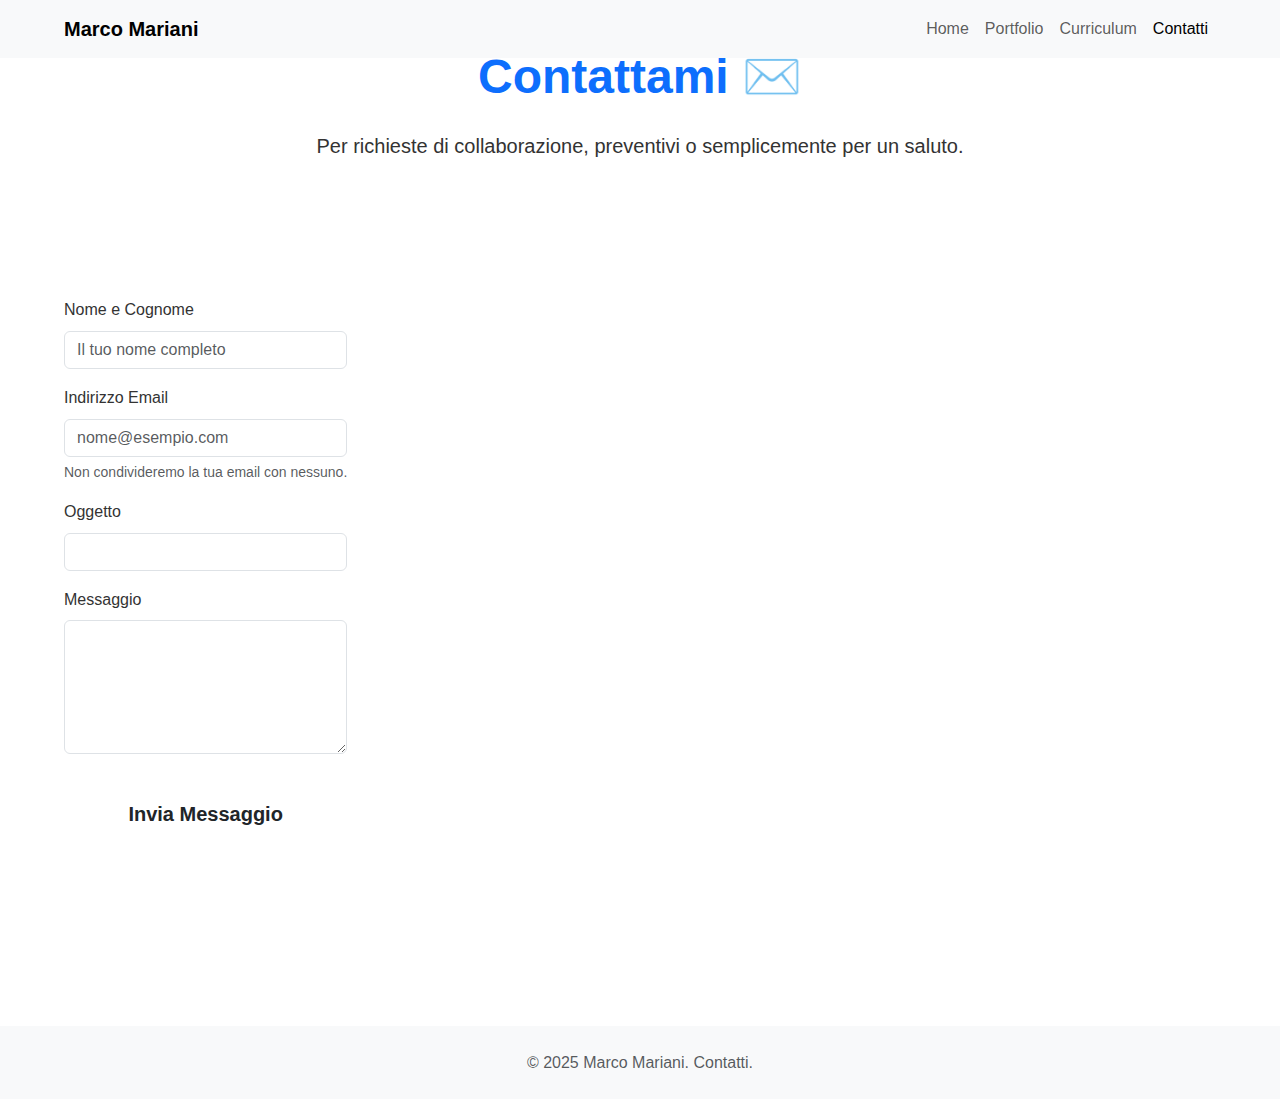
<file: contatti.html>
<!DOCTYPE html>
<html lang="it">
<head>
    <meta charset="UTF-8">
    <meta name="viewport" content="width=device-width, initial-scale=1.0">
    <meta name="description" content="Contattami per richieste di lavoro o collaborazioni.">
    <title>Contatti - Marco Mariani</title>
    <link rel="preconnect" href="https://fonts.googleapis.com">
    <link rel="preconnect" href="https://fonts.gstatic.com" crossorigin>
    <link href="https://fonts.googleapis.com/css2?family=Inter:wght@400;700&display=swap" rel="stylesheet">
    <link href="https://cdn.jsdelivr.net/npm/bootstrap@5.3.3/dist/css/bootstrap.min.css" rel="stylesheet" integrity="sha384-QWTKZyjpPEjISv5WaRU9OFeRpok6YctnYmDr5pNlyT2bRjXh0JMhjY6hW+ALEwIH" crossorigin="anonymous">
    <link rel="stylesheet" href="css/style.css">
</head>
<body>

    <nav class="navbar navbar-expand-lg fixed-top bg-light">
        <div class="container">
            <a class="navbar-brand fw-bold" href="index.html">Marco Mariani</a>
            <button class="navbar-toggler" type="button" data-bs-toggle="collapse" data-bs-target="#navbarNav" aria-controls="navbarNav" aria-expanded="false" aria-label="Toggle navigation">
                <span class="navbar-toggler-icon"></span>
            </button>
            <div class="collapse navbar-collapse" id="navbarNav">
                <ul class="navbar-nav ms-auto">
                    <li class="nav-item"><a class="nav-link" href="index.html">Home</a></li>
                    <li class="nav-item"><a class="nav-link" href="portfolio.html">Portfolio</a></li>
                    <li class="nav-item"><a class="nav-link" href="cv.html">Curriculum</a></li>
                    <li class="nav-item"><a class="nav-link active" aria-current="page" href="contatti.html">Contatti</a></li>
                </ul>
            </div>
        </div>
    </nav>

    <main class="container py-5">
        
        <header class="text-center mb-5">
            <h1 class="display-5 fw-bold text-primary">Contattami ✉️</h1>
            <p class="lead">Per richieste di collaborazione, preventivi o semplicemente per un saluto.</p>
        </header>

        <section class="contact-form-container">
            
            <form action="#" method="post"> 
                
                <div class="mb-3">
                    <label for="nome" class="form-label">Nome e Cognome</label>
                    <input type="text" class="form-control" id="nome" name="nome" placeholder="Il tuo nome completo" required>
                    </div>
                
                <div class="mb-3">
                    <label for="email" class="form-label">Indirizzo Email</label>
                    <input type="email" class="form-control" id="email" name="email" placeholder="nome@esempio.com" required>
                    <div id="emailHelp" class="form-text">Non condivideremo la tua email con nessuno.</div>
                </div>
                
                <div class="mb-3">
                    <label for="oggetto" class="form-label">Oggetto</label>
                    <input type="text" class="form-control" id="oggetto" name="oggetto" required>
                </div>

                <div class="mb-3">
                    <label for="messaggio" class="form-label">Messaggio</label>
                    <textarea class="form-control" id="messaggio" name="messaggio" rows="5" required></textarea>
                </div>
                
                <button type="submit" class="btn btn-primary-custom btn-lg w-100 mt-3">Invia Messaggio</button>
                
            </form>
        </section>

    </main>

    <footer class="footer mt-5 py-4 bg-light">
        <div class="container text-center">
            <p class="text-muted mb-0">&copy; 2025 Marco Mariani. Contatti.</p>
        </div>
    </footer>

    <script src="https://cdn.jsdelivr.net/npm/bootstrap@5.3.3/dist/js/bootstrap.bundle.min.js" integrity="sha384-YvpcrYf0tY3lHB60NNkmXc5s9fDVZLESaAA55NDzOxhy9GkcIdslK1eN7N6jIeHz" crossorigin="anonymous"></script>
</body>
</html>
</file>
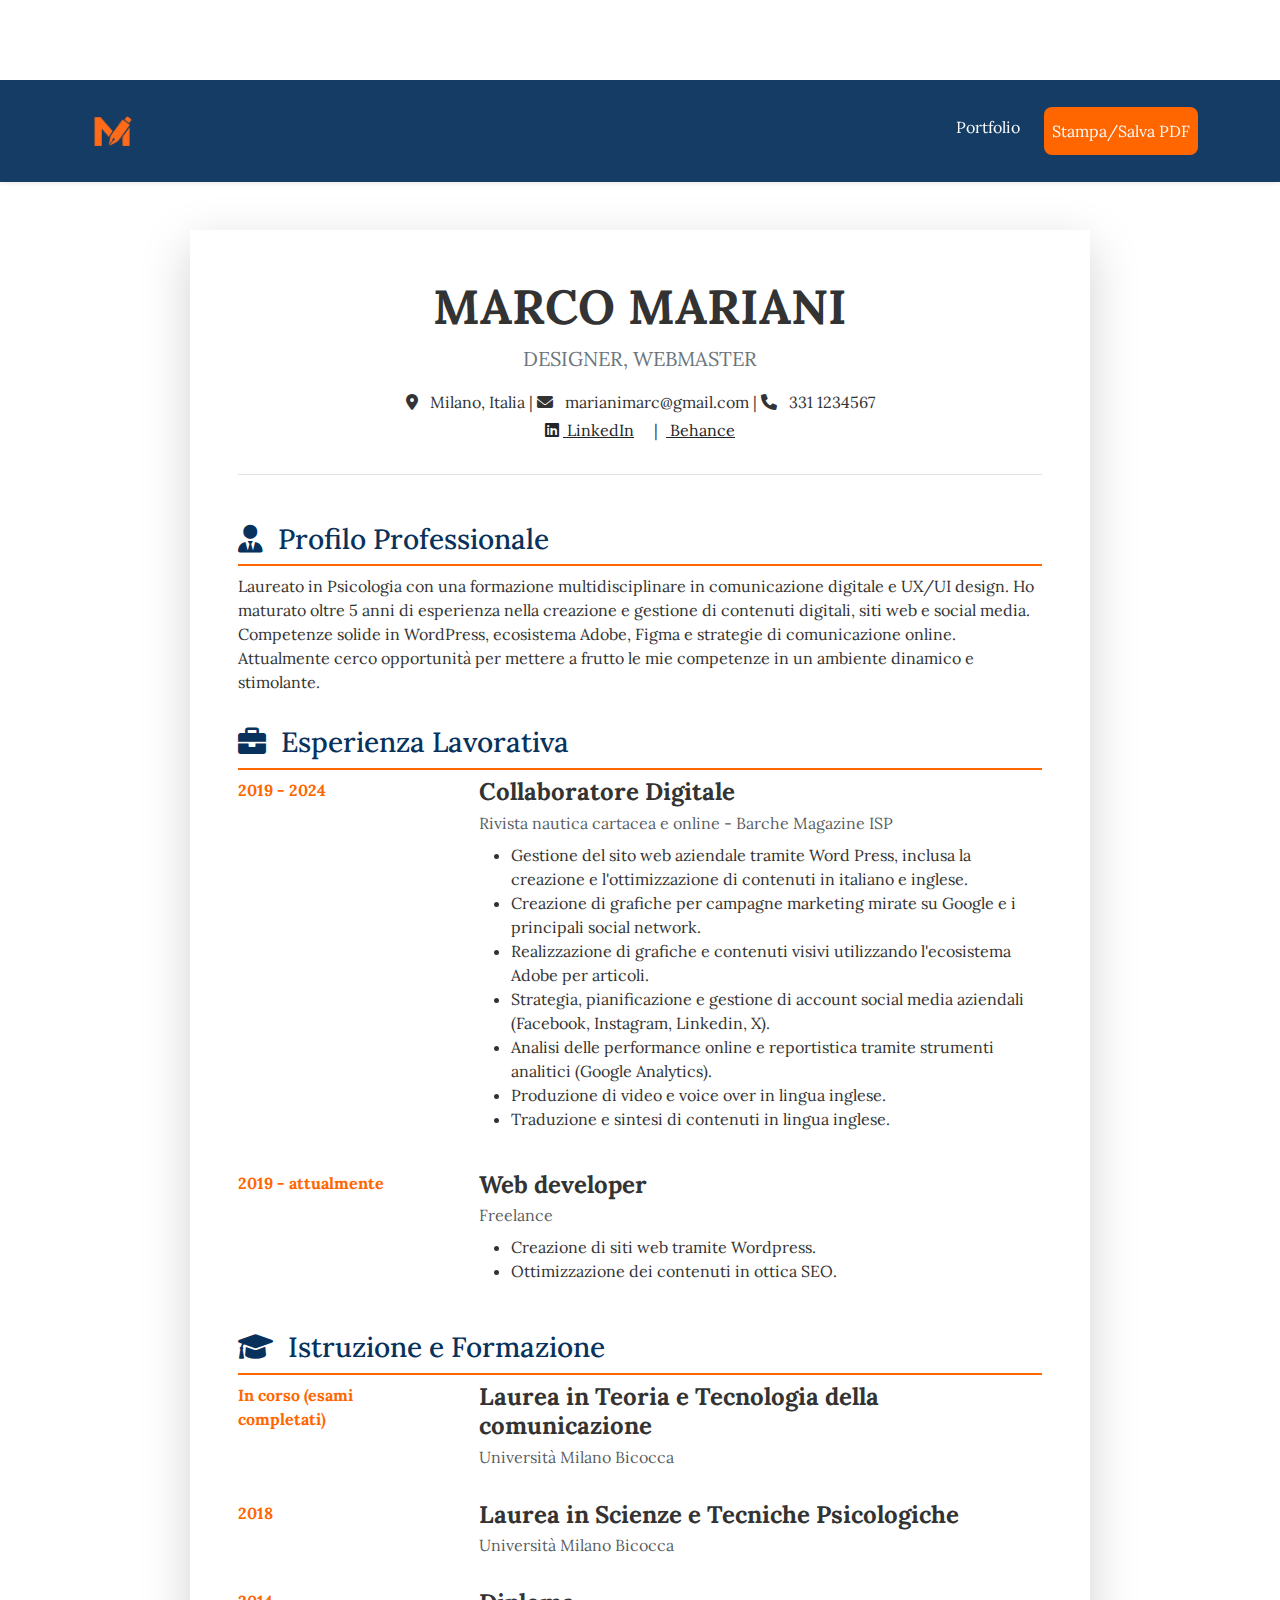
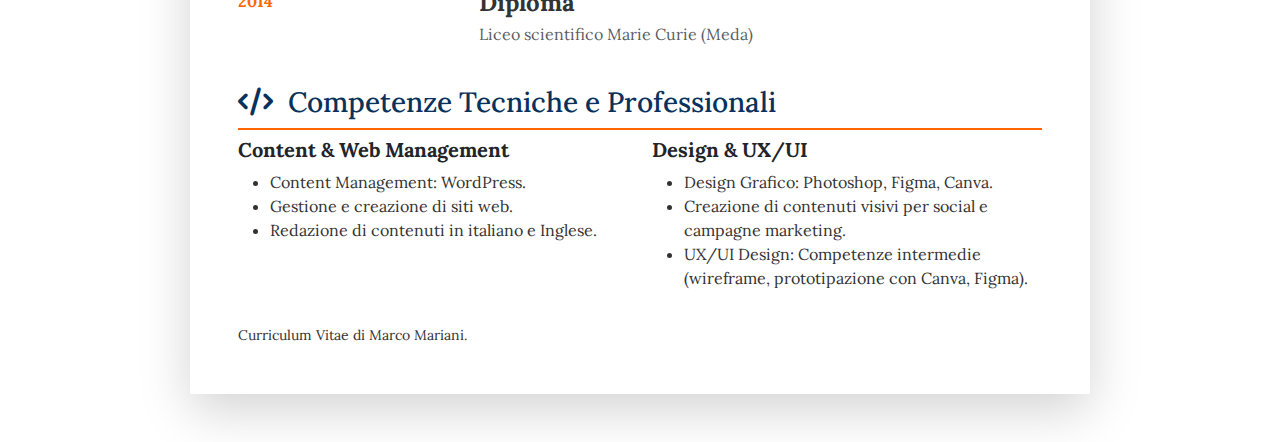
<file: cv.html>
<!DOCTYPE html>
<html lang="it">
<head>
    <meta charset="UTF-8">
    <meta name="viewport" content="width=device-width, initial-scale=1.0">
    <title>Portfolio Marco Mariani - Junior UX/UI Designer</title>
    
    <link rel="icon" href="images/favicon.svg" type="image/svg+xml">
    <link href="https://cdn.jsdelivr.net/npm/bootstrap@5.3.3/dist/css/bootstrap.min.css" rel="stylesheet" integrity="sha384-QWTKZyjpPEjISv5WaRU9OFeRpok6YctnYmDr5pNlyT2bRjXh0JMhjY6hW+ALEwIH" crossorigin="anonymous">

    <link href="https://fonts.googleapis.com/css2?family=Lora:ital,wght@0,400..700;1,400..700&display=swap" rel="stylesheet">
    
    <link rel="stylesheet"
      href="https://cdnjs.cloudflare.com/ajax/libs/font-awesome/6.0.0/css/all.min.css?_cacheOverride=1765358320516"
      integrity="sha512-9usAa10IRO0HhonpyAIVpjrylPvoDwiPUiKdWk5t3PyolY1cOd4DSE0Ga+ri4AuTroPR5aQvXU9xC6qOPnzFeg=="
      crossorigin="anonymous" />

    <link rel="stylesheet" href="assets/css/scss/css/style.css">
</head>
<body id="cv-page">
    <nav id="mainNavbar" class="navbar navbar-expand-lg sticky-top p-3 shadow-sm navbar-dark">
        <div class="container">
            <a class="navbar-brand fw-bold" href="index.html">
                 <img src="images/logo.png" alt="logo image" width="60px">
            </a>
            <button class="navbar-toggler" type="button" data-bs-toggle="collapse" data-bs-target="#navbarNav" aria-controls="navbarNav" aria-expanded="false" aria-label="Toggle navigation">
                <span class="navbar-toggler-icon"></span>
            </button>
            <div class="collapse navbar-collapse justify-content-end" id="navbarNav">
                <ul class="navbar-nav">
                    <li class="nav-item">
                        <a class="nav-link" href="index.html#hero">Portfolio</a>
                    </li>
                    <li class="nav-item">
                        <a class="nav-link btn btn-accent ms-lg-3" href="#" onclick="window.print();">Stampa/Salva PDF</a>
                    </li>
                </ul>
            </div>
        </div>
    </nav>

    <main class="py-5">
    <div class="container cv-container bg-white p-4 p-md-5 shadow-lg">
        <header class="text-center mb-5 border-bottom pb-3">
            <h1 class="display-5 fw-bold text-primary-blue">MARCO MARIANI</h1>
            <p class="lead text-secondary">DESIGNER, WEBMASTER</p>
            <p class="mb-1">
                <i class="fa-solid fa-location-dot me-2 text-accent-orange"></i> Milano, Italia | 
                <i class="fa-solid fa-envelope me-2 text-accent-orange"></i> marianimarc@gmail.com | 
                <i class="fa-solid fa-phone me-2 text-accent-orange"></i> 331 1234567
            </p>
            <p>
                <a href="https://www.linkedin.com/in/marco-mariani-33b811195/" target="_blank" class="text-dark me-3"><i class="fa-brands fa-linkedin me-1"></i> LinkedIn</a> |
                <a href="#" target="_blank" class="text-dark"><i class="fa-brands fa-square-behance me-1"></i> Behance</a>
            </p>
        </header>

        <section id="profilo" class="mb-4">
            <h3><i class="fa-solid fa-user-tie me-2"></i> Profilo Professionale</h3>
            <p>Laureato in Psicologia con una formazione multidisciplinare in comunicazione digitale e UX/UI design. Ho maturato oltre 5 anni di esperienza nella creazione e gestione di contenuti digitali, siti web e social media. Competenze solide in WordPress, ecosistema Adobe, Figma e strategie di comunicazione online. Attualmente cerco opportunità per mettere a frutto le mie competenze in un ambiente dinamico e stimolante.</p>
        </section>

        <section id="esperienza" class="mb-4">
            <h3><i class="fa-solid fa-briefcase me-2"></i> Esperienza Lavorativa</h3>
            
            <article class="cv-item">
                <div class="cv-date">
                    2019 - 2024
                </div>
                <div class="cv-content">
                    <h4 class="fw-bold mb-1">Collaboratore Digitale</h4>
                    <p class="text-muted mb-2">Rivista nautica cartacea e online - Barche Magazine ISP</p>
                    <ul>
                        <li>Gestione del sito web aziendale tramite Word Press, inclusa la creazione e l'ottimizzazione di contenuti in italiano e inglese.</li>
                        <li>Creazione di grafiche per campagne marketing mirate su Google e i principali social network.</li>
                        <li>Realizzazione di grafiche e contenuti visivi utilizzando l'ecosistema Adobe per articoli.</li>
                        <li>Strategia, pianificazione e gestione di account social media aziendali (Facebook, Instagram, Linkedin, X).</li>
                        <li>Analisi delle performance online e reportistica tramite strumenti analitici (Google Analytics).</li>
                        <li>Produzione di video e voice over in lingua inglese.</li>
                        <li>Traduzione e sintesi di contenuti in lingua inglese.</li>
                    </ul>
                </div>
            </article>
            
            <article class="cv-item">
                <div class="cv-date">
                    2019 - attualmente
                </div>
                <div class="cv-content">
                    <h4 class="fw-bold mb-1">Web developer</h4>
                    <p class="text-muted mb-2">Freelance</p>
                    <ul>
                        <li>Creazione di siti web tramite Wordpress.</li>
                        <li>Ottimizzazione dei contenuti in ottica SEO.</li>
                    </ul>
                </div>
            </article>
        </section>

        <section id="formazione" class="mb-4">
            <h3><i class="fa-solid fa-graduation-cap me-2"></i> Istruzione e Formazione</h3>

            <article class="cv-item">
                <div class="cv-date">
                    In corso (esami completati)
                </div>
                <div class="cv-content">
                    <h4 class="fw-bold mb-1">Laurea in Teoria e Tecnologia della comunicazione</h4>
                    <p class="text-muted mb-2">Università Milano Bicocca</p>
                </div>
            </article>

            <article class="cv-item">
                <div class="cv-date">
                    2018
                </div>
                <div class="cv-content">
                    <h4 class="fw-bold mb-1">Laurea in Scienze e Tecniche Psicologiche</h4>
                    <p class="text-muted mb-2">Università Milano Bicocca</p>
                </div>
            </article>

            <article class="cv-item">
                <div class="cv-date">
                    2014
                </div>
                <div class="cv-content">
                    <h4 class="fw-bold mb-1">Diploma</h4>
                    <p class="text-muted mb-2">Liceo scientifico Marie Curie (Meda)</p>
                </div>
            </article>
        </section>
        
        <section id="competenze">
            <h3><i class="fa-solid fa-code me-2"></i> Competenze Tecniche e Professionali</h3>
            <div class="row">
                <div class="col-md-6">
                    <h4 class="fw-bold fs-5 text-dark">Content & Web Management</h4>
                    <ul>
                        <li>Content Management: WordPress.</li>
                        <li>Gestione e creazione di siti web.</li>
                        <li>Redazione di contenuti in italiano e Inglese.</li>
                    </ul>
                </div>
                <div class="col-md-6">
                    <h4 class="fw-bold fs-5 text-dark">Design & UX/UI</h4>
                    <ul>
                        <li>Design Grafico: Photoshop, Figma, Canva.</li>
                        <li>Creazione di contenuti visivi per social e campagne marketing.</li>
                        <li>UX/UI Design: Competenze intermedie (wireframe, prototipazione con Canva, Figma).</li>
                    </ul>
                </div>
                <div class="col-md-6 mt-4 mt-md-3

    <footer class="text-center py-3">
        <small>Curriculum Vitae di Marco Mariani.</small>
    </footer>


    
    <script src="https://cdn.jsdelivr.net/npm/bootstrap@5.3.3/dist/js/bootstrap.bundle.min.js" integrity="sha384-YvpcrYf0tY3lHB60NNkmXc5s9fDVZLESaAA55NDzOxhy9GkcIdslK1eN7N6jIeHz" crossorigin="anonymous"></script>
</body>
</html>
</file>
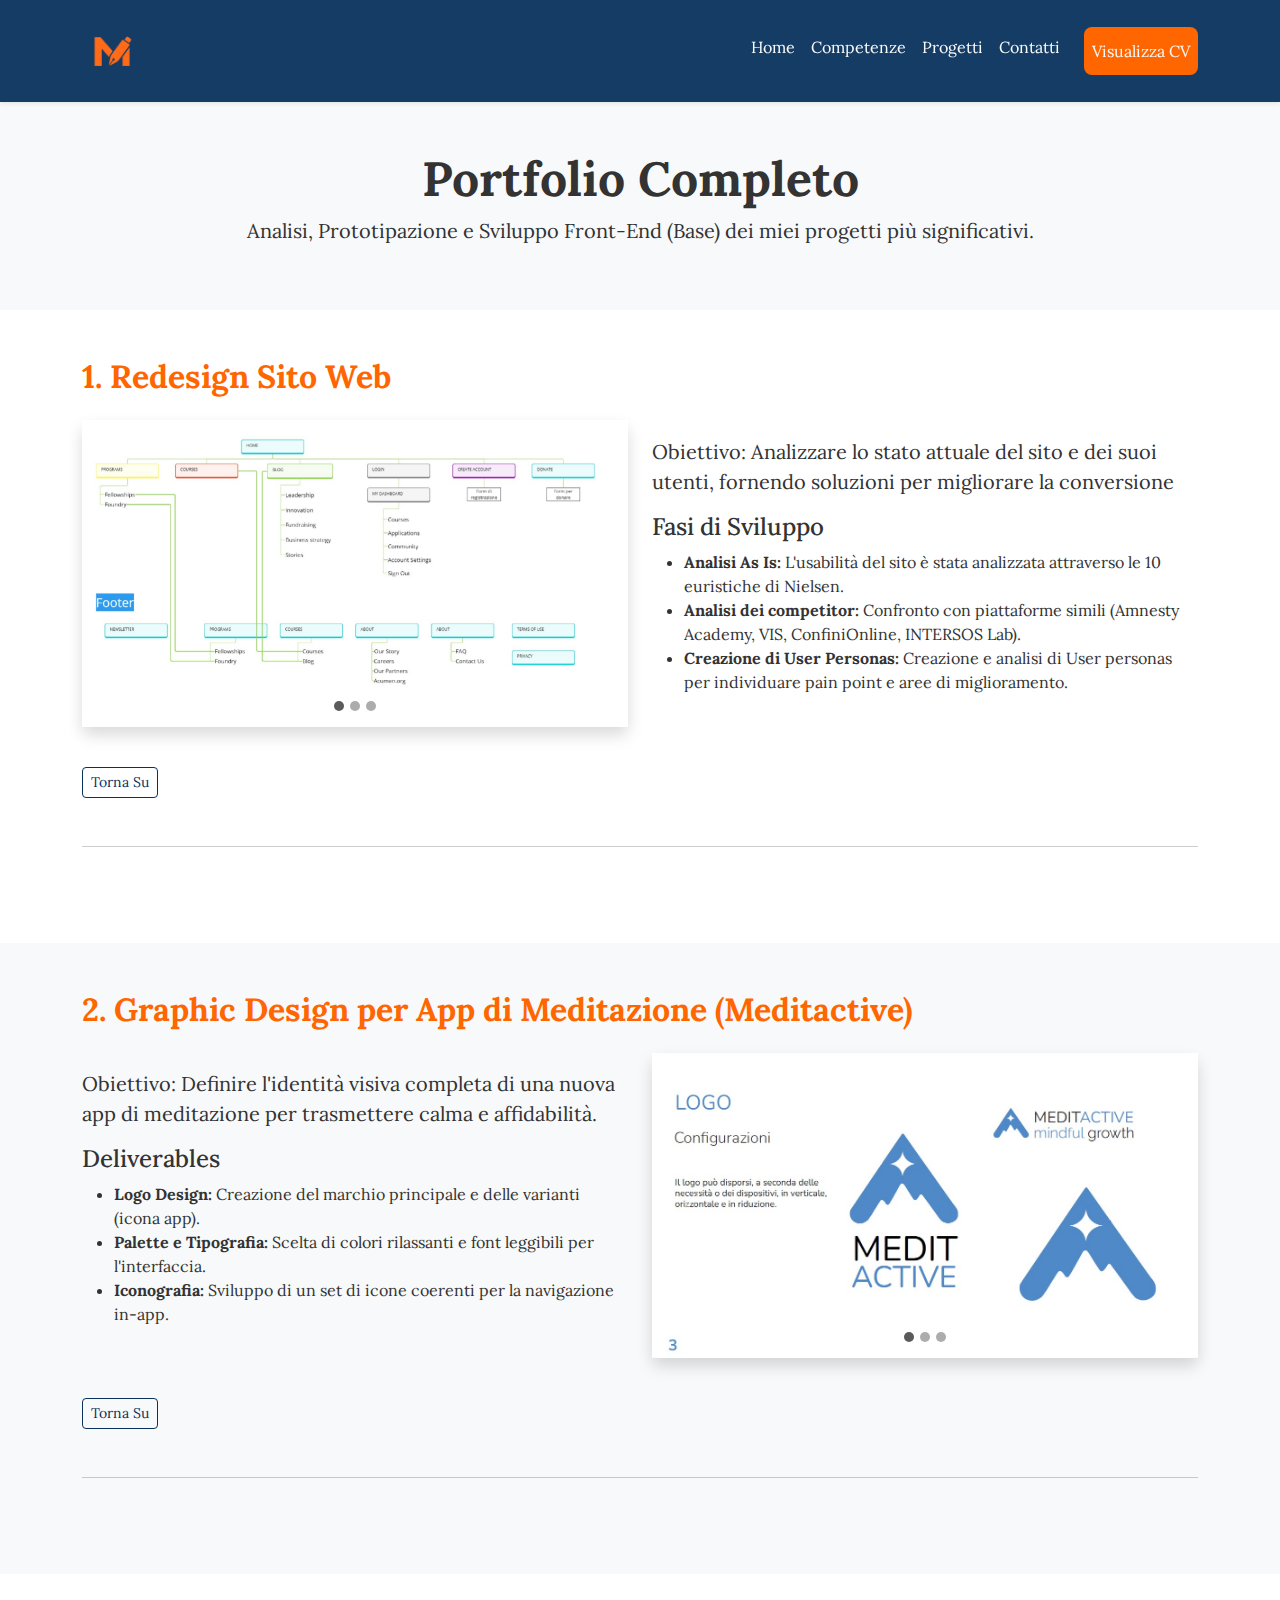
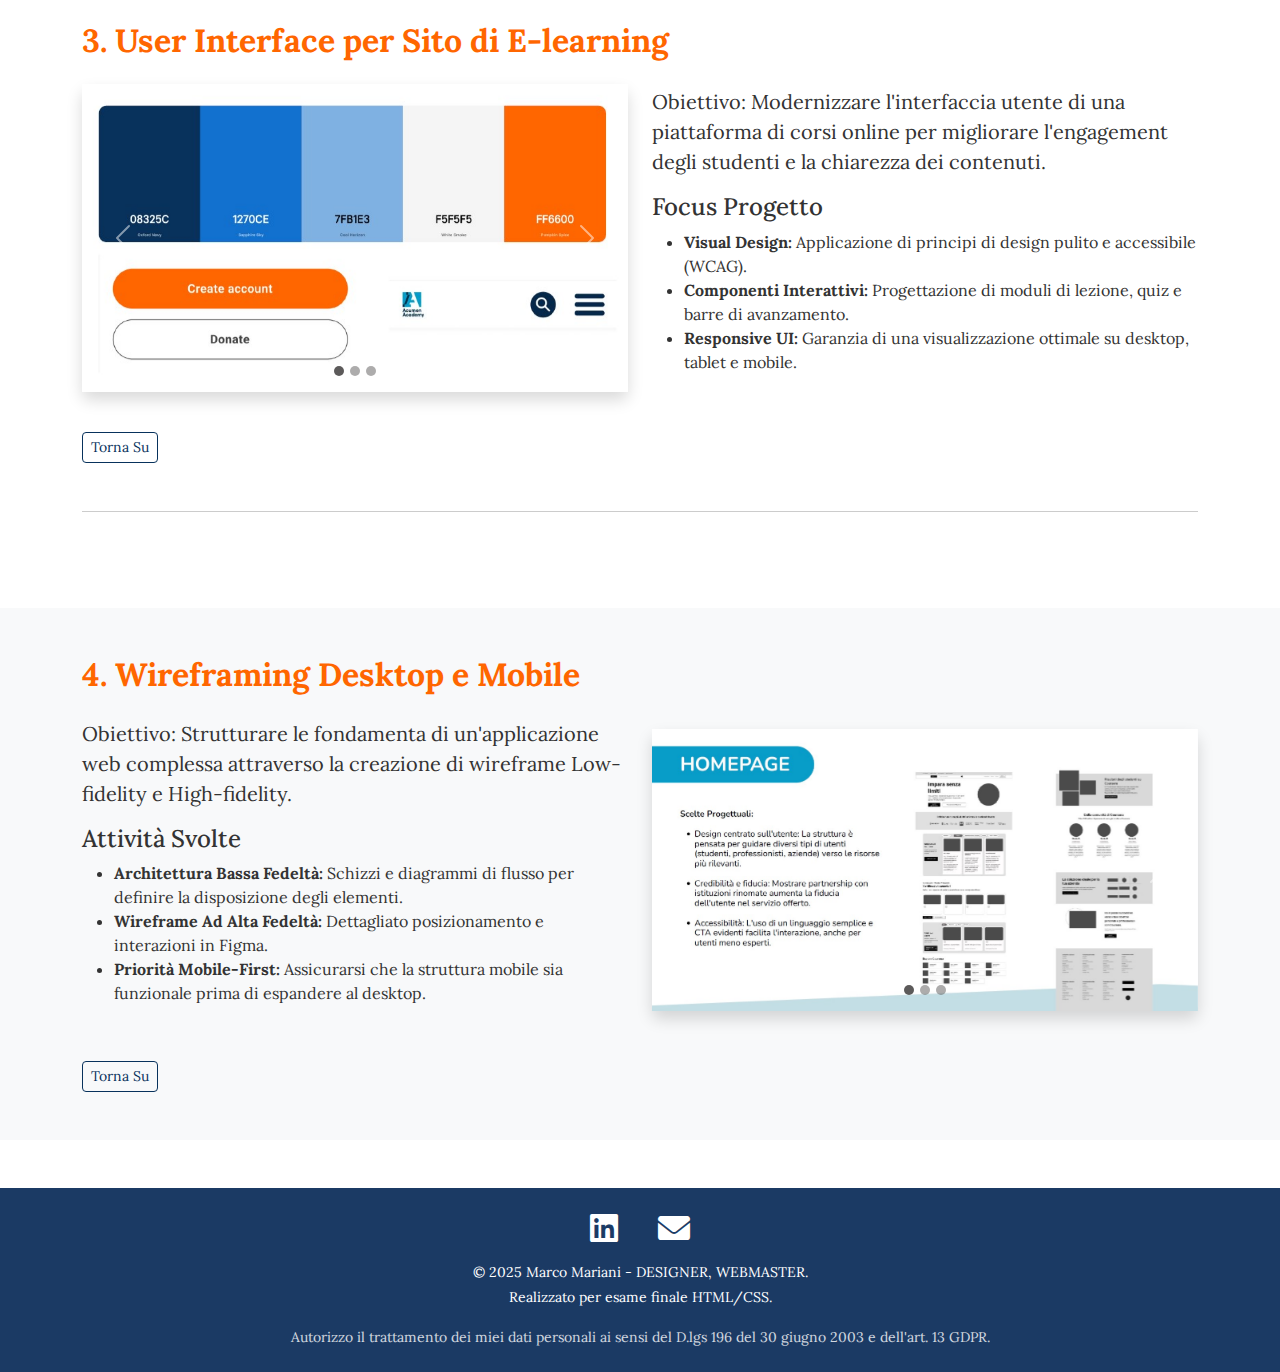
<file: progetti.html>
<!DOCTYPE html>
<html lang="it">
<head>
    <meta charset="UTF-8">
    <meta name="viewport" content="width=device-width, initial-scale=1.0">
    <title>Portfolio Marco Mariani - Junior UX/UI Designer</title>
    
    <meta property="og:title" content="Portfolio Marco Mariani - Junior UX/UI Designer">
    <meta property="og:description" content="Portfolio ufficiale di Marco Mariani: scopri i progetti di Junior UX/UI Design e le competenze acquisite.">
    <meta property="og:image" content="https://placehold.co/1200x630/004c97/ffffff/text=Marco+Mariani+UX/UI">
    <meta property="og:url" content="https://tuosito.com/index.html">
    <meta property="og:type" content="website">
    <link rel="icon" href="images/favicon.svg" type="image/svg+xml">
    <link href="https://cdn.jsdelivr.net/npm/bootstrap@5.3.3/dist/css/bootstrap.min.css" rel="stylesheet" integrity="sha384-QWTKZyjpPEjISv5WaRU9OFeRpok6YctnYmDr5pNlyT2bRjXh0JMhjY6hW+ALEwIH" crossorigin="anonymous">

    <link href="https://fonts.googleapis.com/css2?family=Lora:ital,wght@0,400..700;1,400..700&display=swap" rel="stylesheet">
    
    <link rel="stylesheet"
      href="https://cdnjs.cloudflare.com/ajax/libs/font-awesome/6.0.0/css/all.min.css?_cacheOverride=1765358320516"
      integrity="sha512-9usAa10IRO0HhonpyAIVpjrylPvoDwiPUiKdWk5t3PyolY1cOd4DSE0Ga+ri4AuTroPR5aQvXU9xC6qOPnzFeg=="
      crossorigin="anonymous" />

    <link rel="stylesheet" href="assets/css/scss/css/style.css">
</head>
<body>
    
    <nav id="mainNavbar" class="navbar navbar-expand-lg sticky-top p-3 shadow-sm navbar-dark">
    <div class="container">
        <a class="navbar-brand fw-bold" href="index.html#hero">
            <img src="images/logo.png" alt="logo image" width="60px">
        </a>
        
        <button class="navbar-toggler" type="button" data-bs-toggle="collapse" data-bs-target="#navbarNav" aria-controls="navbarNav" aria-expanded="false" aria-label="Toggle navigation">
            <span class="navbar-toggler-icon"></span>
        </button>
        
        <div class="collapse navbar-collapse justify-content-end" id="navbarNav">
            <ul class="navbar-nav">
                <li class="nav-item">
                    <a class="nav-link" href="index.html#hero">Home</a>
                </li>
                <li class="nav-item">
                    <a class="nav-link" href="index.html#skills">Competenze</a>
                </li>
                <li class="nav-item">
                    <a class="nav-link active" href="#header-progetti">Progetti</a>
                </li>
                <li class="nav-item">
                    <a class="nav-link" href="index.html#contatti">Contatti</a>
                </li>
                <li class="nav-item">
                    <a class="nav-link btn btn-accent ms-lg-3" href="cv.html">Visualizza CV</a>
                </li>
            </ul>
        </div>
    </div>
</nav>

<main>
    <section id="header-progetti" class="py-5 bg-light text-center">
        <div class="container">
            <h1 class="display-5 fw-bold text-primary-blue">Portfolio Completo</h1>
            <p class="lead">Analisi, Prototipazione e Sviluppo Front-End (Base) dei miei progetti più significativi.</p>
        </div>
    </section>

    <section id="redesign-sito" class="py-5">
        <div class="container">
            <h2 class="mb-4 accent">1. Redesign Sito Web</h2>
            
            <div class="row align-items-center mb-4">
                <div class="col-md-6">
                    
                    <div id="carouselRedesign" class="carousel slide rounded shadow" data-bs-ride="carousel">
                        <div class="carousel-indicators">
                            <button type="button" data-bs-target="#carouselRedesign" data-bs-slide-to="0" class="active" aria-current="true" aria-label="Slide 1"></button>
                            <button type="button" data-bs-target="#carouselRedesign" data-bs-slide-to="1" aria-label="Slide 2"></button>
                            <button type="button" data-bs-target="#carouselRedesign" data-bs-slide-to="2" aria-label="Slide 3"></button>
                        </div>
                        <div class="carousel-inner">
                            <div class="carousel-item active">
                                <img src="images/IA site map.jpg" class="d-block w-100 img-fluid" alt="IA Site Map - Schermata 1">
                            </div>
                            <div class="carousel-item">
                                <img src="images/project-discovery-2.jpg" class="d-block w-100 img-fluid" alt="Wireframe - Schermata 2">
                            </div>
                            <div class="carousel-item">
                                <img src="images/project-discovery-3.jpg" class="d-block w-100 img-fluid" alt="Prototipo Finale - Schermata 3">
                            </div>
                        </div>
                        <button class="carousel-control-prev" type="button" data-bs-target="#carouselRedesign" data-bs-slide="prev">
                            <span class="carousel-control-prev-icon" aria-hidden="true"></span>
                            <span class="visually-hidden">Previous</span>
                        </button>
                        <button class="carousel-control-next" type="button" data-bs-target="#carouselRedesign" data-bs-slide="next">
                            <span class="carousel-control-next-icon" aria-hidden="true"></span>
                            <span class="visually-hidden">Next</span>
                        </button>
                    </div>
                    </div>
                <div class="col-md-6 mt-4 mt-md-0">
                    <p class="lead"><strong>Obiettivo:</strong> Analizzare lo stato attuale del sito e dei suoi utenti, fornendo soluzioni per migliorare la conversione</p>
                    
                    <h4 class="text-primary-blue mt-3">Fasi di Sviluppo</h4>
                    <ul>
                        <li><strong>Analisi As Is:</strong> L'usabilità del sito è stata analizzata
attraverso le 10 euristiche di Nielsen. </li>
                        <li><strong>Analisi dei competitor:</strong> Confronto con piattaforme simili
(Amnesty Academy, VIS, ConfiniOnline, INTERSOS Lab).</li>
                        <li><strong>Creazione di User Personas:</strong> Creazione e analisi di User personas per individuare pain point e aree di miglioramento.</li>
                    </ul>
                </div>
            </div>
            
            <a href="#header-progetti" class="btn btn-outline-primary btn-sm mt-3">Torna Su</a>
            <hr class="my-5">
        </div>
    </section>

    <section id="graphic-meditactive" class="py-5 bg-light">
        <div class="container">
            <h2 class="mb-4 accent">2. Graphic Design per App di Meditazione (Meditactive)</h2>
            
            <div class="row align-items-center mb-4 flex-row-reverse">
                <div class="col-md-6">
                    
                    <div id="carouselRedesign" class="carousel slide rounded shadow" data-bs-ride="carousel">
                        <div class="carousel-indicators">
                            <button type="button" data-bs-target="#carouselRedesign" data-bs-slide-to="0" class="active" aria-current="true" aria-label="Slide 1"></button>
                            <button type="button" data-bs-target="#carouselRedesign" data-bs-slide-to="1" aria-label="Slide 2"></button>
                            <button type="button" data-bs-target="#carouselRedesign" data-bs-slide-to="2" aria-label="Slide 3"></button>
                        </div>
                        <div class="carousel-inner">
                            <div class="carousel-item active">
                                <img src="images/project-graphic-design-2.jpg" class="d-block w-100 img-fluid" alt="IA Site Map - Schermata 1">
                            </div>
                            <div class="carousel-item">
                                <img src="images/project-graphic-design-3.jpg" class="d-block w-100 img-fluid" alt="Wireframe - Schermata 2">
                            </div>
                            <div class="carousel-item">
                                <img src="images/meditactive.jpg" class="d-block w-100 img-fluid" alt="Prototipo Finale - Schermata 3">
                            </div>
                        </div>
                        <button class="carousel-control-prev" type="button" data-bs-target="#carouselRedesign" data-bs-slide="prev">
                            <span class="carousel-control-prev-icon" aria-hidden="true"></span>
                            <span class="visually-hidden">Previous</span>
                        </button>
                        <button class="carousel-control-next" type="button" data-bs-target="#carouselRedesign" data-bs-slide="next">
                            <span class="carousel-control-next-icon" aria-hidden="true"></span>
                            <span class="visually-hidden">Next</span>
                        </button>
                    </div>
                    </div>
                <div class="col-md-6 mt-4 mt-md-0">
                    <p class="lead"><strong>Obiettivo:</strong> Definire l'identità visiva completa di una nuova app di meditazione per trasmettere calma e affidabilità.</p>
                    
                    <h4 class="text-primary-blue mt-3">Deliverables</h4>
                    <ul>
                        <li><strong>Logo Design:</strong> Creazione del marchio principale e delle varianti (icona app).</li>
                        <li><strong>Palette e Tipografia:</strong> Scelta di colori rilassanti e font leggibili per l'interfaccia.</li>
                        <li><strong>Iconografia:</strong> Sviluppo di un set di icone coerenti per la navigazione in-app.</li>
                    </ul>
                </div>
            </div>
            
            <a href="#header-progetti" class="btn btn-outline-primary btn-sm mt-3">Torna Su</a>
            <hr class="my-5">
        </div>
    </section>

    <section id="ui-elearning" class="py-5">
        <div class="container">
            <h2 class="mb-4 accent">3. User Interface per Sito di E-learning</h2>
            
            <div class="row align-items-center mb-4">
                <div class="col-md-6">
                    
                    <div id="carouselRedesign" class="carousel slide rounded shadow" data-bs-ride="carousel">
                        <div class="carousel-indicators">
                            <button type="button" data-bs-target="#carouselRedesign" data-bs-slide-to="0" class="active" aria-current="true" aria-label="Slide 1"></button>
                            <button type="button" data-bs-target="#carouselRedesign" data-bs-slide-to="1" aria-label="Slide 2"></button>
                            <button type="button" data-bs-target="#carouselRedesign" data-bs-slide-to="2" aria-label="Slide 3"></button>
                        </div>
                        <div class="carousel-inner">
                            <div class="carousel-item active">
                                <img src="images/progetto user interface.jpg" class="d-block w-100 img-fluid" alt="IA Site Map - Schermata 1">
                            </div>
                            <div class="carousel-item">
                                <img src="images/project-user-interface 2.jpg" class="d-block w-100 img-fluid" alt="Wireframe - Schermata 2">
                            </div>
                            <div class="carousel-item">
                                <img src="images/project-user-interface.jpg" class="d-block w-100 img-fluid" alt="Prototipo Finale - Schermata 3">
                            </div>
                        </div>
                        <button class="carousel-control-prev" type="button" data-bs-target="#carouselRedesign" data-bs-slide="prev">
                            <span class="carousel-control-prev-icon" aria-hidden="true"></span>
                            <span class="visually-hidden">Previous</span>
                        </button>
                        <button class="carousel-control-next" type="button" data-bs-target="#carouselRedesign" data-bs-slide="next">
                            <span class="carousel-control-next-icon" aria-hidden="true"></span>
                            <span class="visually-hidden">Next</span>
                        </button>
                    </div>
                    </div>
                <div class="col-md-6 mt-4 mt-md-0">
                    <p class="lead"><strong>Obiettivo:</strong> Modernizzare l'interfaccia utente di una piattaforma di corsi online per migliorare l'engagement degli studenti e la chiarezza dei contenuti.</p>
                    
                    <h4 class="text-primary-blue mt-3">Focus Progetto</h4>
                    <ul>
                        <li><strong>Visual Design:</strong> Applicazione di principi di design pulito e accessibile (WCAG).</li>
                        <li><strong>Componenti Interattivi:</strong> Progettazione di moduli di lezione, quiz e barre di avanzamento.</li>
                        <li><strong>Responsive UI:</strong> Garanzia di una visualizzazione ottimale su desktop, tablet e mobile.</li>
                    </ul>
                </div>
            </div>
            
            <a href="#header-progetti" class="btn btn-outline-primary btn-sm mt-3">Torna Su</a>
            <hr class="my-5">
        </div>
    </section>

    <section id="wireframing-desktop" class="py-5 bg-light">
        <div class="container">
            <h2 class="mb-4 accent">4. Wireframing Desktop e Mobile</h2>
            
            <div class="row align-items-center mb-4 flex-row-reverse">
                <div class="col-md-6">
                    
                    <div id="carouselWireframing" class="carousel slide rounded shadow" data-bs-ride="carousel">
                        <div class="carousel-indicators">
                            <button type="button" data-bs-target="#carouselWireframing" data-bs-slide-to="0" class="active" aria-current="true" aria-label="Slide 1"></button>
                            <button type="button" data-bs-target="#carouselWireframing" data-bs-slide-to="1" aria-label="Slide 2"></button>
                            <button type="button" data-bs-target="#carouselWireframing" data-bs-slide-to="2" aria-label="Slide 3"></button>
                        </div>
                        <div class="carousel-inner">
                            <div class="carousel-item active">
                                <img src="images/progetto wireframing.jpg" class="d-block w-100 img-fluid" alt="Wireframe Desktop - Schermata 1">
                            </div>
                            <div class="carousel-item">
                                <img src="images/wireframing 1.jpg" class="d-block w-100 img-fluid" alt="Wireframe Mobile - Schermata 2">
                            </div>
                            <div class="carousel-item">
                                <img src="images/wireframing 2.jpg" class="d-block w-100 img-fluid" alt="Wireframe High Fidelity - Schermata 3">
                            </div>
                        </div>
                        <button class="carousel-control-prev" type="button" data-bs-target="#carouselWireframing" data-bs-slide="prev">
                            <span class="carousel-control-prev-icon" aria-hidden="true"></span>
                            <span class="visually-hidden">Previous</span>
                        </button>
                        <button class="carousel-control-next" type="button" data-bs-target="#carouselWireframing" data-bs-slide="next">
                            <span class="carousel-control-next-icon" aria-hidden="true"></span>
                            <span class="visually-hidden">Next</span>
                        </button>
                    </div>
                    </div>
                <div class="col-md-6 mt-4 mt-md-0">
                    <p class="lead"><strong>Obiettivo:</strong> Strutturare le fondamenta di un'applicazione web complessa attraverso la creazione di wireframe Low-fidelity e High-fidelity.</p>
                    
                    <h4 class="text-primary-blue mt-3">Attività Svolte</h4>
                    <ul>
                        <li><strong>Architettura Bassa Fedeltà:</strong> Schizzi e diagrammi di flusso per definire la disposizione degli elementi.</li>
                        <li><strong>Wireframe Ad Alta Fedeltà:</strong> Dettagliato posizionamento e interazioni in Figma.</li>
                        <li><strong>Priorità Mobile-First:</strong> Assicurarsi che la struttura mobile sia funzionale prima di espandere al desktop.</li>
                    </ul>
                </div>
            </div>
            
            <a href="#header-progetti" class="btn btn-outline-primary btn-sm mt-3">Torna Su</a>
        </div>
    </section>

</main>

    <footer id="mainFooter" class="mt-5 py-4 text-white">
    <div class="container text-center">
        
        <div class="social-links mb-3">
            <a href="https://www.linkedin.com/in/marcomariani" target="_blank" class="text-white me-3">
                <i class="fa-brands fa-linkedin fa-2x footer-icon"></i>
            </a>
            <a href="https://www.behance.net/marcomariani" target="_blank" class="text-white me-3">
                <i class="fa-brands fa-square-behance fa-2x footer-icon"></i>
            </a>
            <a href="mailto:marianimarc@gmail.com" class="text-white">
                 <i class="fa-solid fa-envelope fa-2x footer-icon"></i>
            </a>
        </div>

        <small class="d-block mb-1">
            &copy; 2025 Marco Mariani - DESIGNER, WEBMASTER.
        </small>
        <small class="d-block mb-3">
            Realizzato per esame finale HTML/CSS.
        </small>

        <p class="legal-text mb-0">
            <small>Autorizzo il trattamento dei miei dati personali ai sensi del D.lgs 196 del 30 giugno 2003 e dell'art. 13 GDPR.</small>
        </p>
        
    </div>
</footer>

    <script src="https://cdn.jsdelivr.net/npm/bootstrap@5.3.3/dist/js/bootstrap.bundle.min.js" integrity="sha384-YvpcrYf0tY3lHB60NNkmXc5s9fDVZLESaAA55NDzOxhy9GkcIdslK1eN7N6jIeHz" crossorigin="anonymous"></script>

    <script>
    
    (function () {
      'use strict'
      var forms = document.querySelectorAll('.needs-validation')
      Array.prototype.slice.call(forms)
        .forEach(function (form) {
          form.addEventListener('submit', function (event) {
            if (!form.checkValidity()) {
              event.preventDefault()
              event.stopPropagation()
            }
            form.classList.add('was-validated')
          }, false)
        })
    })()
    </script>
</body>
</html>
</file>
<file: assets/css/scss/css/style.css>
@charset "UTF-8";
body {
  font-family: "Lora", serif;
  color: #333333;
}

a {
  color: #08325C;
}
a:hover {
  color: rgb(3.92, 24.5, 45.08);
}

.accent {
  color: #FF6600;
  font-weight: bold;
}

.btn-primary {
  background-color: #08325C !important;
  border-color: #08325C !important;
  color: #f8f9fa !important;
  transition: all 0.3s ease-in-out;
}
.btn-primary:hover, .btn-primary:focus, .btn-primary:active {
  background-color: rgb(3.92, 24.5, 45.08) !important;
  border-color: rgb(3.92, 24.5, 45.08) !important;
  color: #f8f9fa !important;
  transform: translateY(-1px);
}

.btn-outline-primary {
  color: #08325C !important;
  border-color: #08325C !important;
  background-color: transparent !important;
  transition: all 0.3s ease-in-out;
}
.btn-outline-primary:hover, .btn-outline-primary:focus, .btn-outline-primary:active {
  background-color: #08325C !important;
  color: #f8f9fa !important;
  border-color: #08325C !important;
  transform: translateY(-1px);
}

.btn-accent {
  background-color: #FF6600;
  color: #f8f9fa;
  border: none;
  padding: 0.75rem 2rem;
  border-radius: 0.5rem;
  transition: all 0.3s ease-in-out;
}
.btn-accent:hover {
  background-color: rgb(204, 81.6, 0);
  transform: translateY(-2px);
}

#mainNavbar {
  background-color: rgba(8, 50, 92, 0.95);
}
#mainNavbar .nav-link, #mainNavbar .navbar-brand {
  color: #f8f9fa;
}
#mainNavbar .nav-link:hover, #mainNavbar .navbar-brand:hover {
  color: #FF6600;
}
#mainNavbar .navbar-brand i {
  font-size: 1.5rem;
}

#progetti .progetti-grid {
  display: grid;
  grid-template-columns: repeat(auto-fit, minmax(280px, 1fr));
  gap: 2rem;
}
#progetti .progetti-grid .card-progetto {
  height: 100%;
}
#progetti .card-progetto {
  display: flex;
  flex-direction: column;
  transition: transform 0.3s ease-in-out, box-shadow 0.3s ease-in-out;
}
#progetti .card-progetto:hover {
  transform: translateY(-5px);
  box-shadow: 0 10px 20px rgba(0, 0, 0, 0.1);
}
#progetti .card-progetto .card-body {
  flex-grow: 1;
  display: flex;
  flex-direction: column;
}
#progetti .card-progetto .card-body .btn {
  margin-top: auto;
}

#cv-page {
  padding-top: 5rem;
}
#cv-page .cv-container {
  max-width: 900px;
}
#cv-page h3 {
  color: #08325C;
  border-bottom: 2px solid #FF6600;
  padding-bottom: 0.5rem;
  margin-top: 2rem;
}
#cv-page .cv-item {
  margin-bottom: 1.5rem;
  display: flex;
  flex-direction: column;
}
@media (min-width: 768px) {
  #cv-page .cv-item {
    flex-direction: row;
    justify-content: space-between;
  }
  #cv-page .cv-item .cv-date {
    flex-basis: 25%;
    font-weight: bold;
    color: #FF6600;
  }
  #cv-page .cv-item .cv-content {
    flex-basis: 70%;
  }
}

.skill-card {
  border: 1px solid #e0e0e0;
  transition: all 0.3s ease-in-out;
  border-radius: 0.5rem;
}
.skill-card:hover {
  box-shadow: 0 8px 15px rgba(0, 0, 0, 0.1);
  border-color: #08325C;
}
.skill-card ul {
  padding-left: 1.25rem;
}
.skill-card ul li {
  list-style: disc;
  color: #08325C;
}
.skill-card ul li span {
  color: #333333;
}

/* FIX: FORZA LA VISIBILITÀ DELLE ICONE SOCIAL */
#contatti .social-link {
  color: #08325C !important;
  font-size: 3rem !important;
  display: inline-block !important;
  transition: color 0.3s ease-in-out, transform 0.3s ease-in-out;
}
#contatti .social-link:hover {
  color: #FF6600 !important;
  transform: translateY(-3px) scale(1.05);
}

/*
 * CSS PERSONALIZZATO PER GLI INDICATORI DEL CAROSELLO
 */
.carousel-indicators [data-bs-target] {
  /* Imposta la forma a cerchio */
  width: 10px;
  height: 10px;
  border-radius: 50%;
  /* Migliora la visibilità */
  background-color: #5c5a5a; /* Colore bianco */
  opacity: 0.5; /* Opacità per gli elementi non attivi */
  border: none; /* Rimuove il bordo che potrebbe causare l'effetto "lineetta" */
  /* Spazio tra i pallini */
  margin-right: 3px;
  margin-left: 3px;
}

.carousel-indicators .active {
  /* Pallino attivo: più opaco e visibile */
  opacity: 1;
}

/* ------------------------------------------- */
/* 1. Stile Footer: Colore Navbar */
/* ------------------------------------------- */
#mainFooter {
  background-color: #1B3A64; /* Sostituisci con il tuo blu esatto */
}

/* ------------------------------------------- */
/* 2. Animazione Icone Social (Hover) */
/* ------------------------------------------- */
.footer-icon {
  transition: color 0.3s ease-in-out, transform 0.3s ease-in-out;
}

.footer-icon:hover {
  color: #FF5722 !important; /* Colore Accento Arancione */
  transform: translateY(-5px) scale(1.1);
}

#mainFooter a {
  text-decoration: none;
}

/* Opzionale: stile per il testo legale piccolo */
.legal-text {
  opacity: 0.8; /* Lo rende leggermente meno prominente */
}/*# sourceMappingURL=style.css.map */
</file>
<file: css/style.css>
/* ==================================== */
/* 1. VARIABILI E RESET GLOBALE */
/* ==================================== */
:root {
    /* Palette Colori: Tonalità di Blu */
    --color-primary: #003366;       /* Blu scuro principale (sfondo header/footer) */
    --color-secondary: #005A9C;     /* Blu medio (sfondi sezione) */
    --color-text: #333333;          /* Testo scuro */
    --color-text-light: #f4f4f4;    /* Testo chiaro (su sfondi scuri) */
    
    /* Colori di Accento: Arancione (per CTA e link) */
    --color-accent: #FF6600;        /* Arancione brillante (CTA principale) */
    --color-accent-hover: #CC5200;  /* Arancione scuro (hover/active) */
    
    /* Altri colori */
    --color-white: #ffffff;
    --color-light-gray: #f9f9f9;    /* Sfondo sezioni chiare */
    
    /* Spaziatura */
    --spacing-lg: 3rem;
    --spacing-md: 1.5rem;
}

/* Reset Semplice */
* {
    margin: 0;
    padding: 0;
    box-sizing: border-box;
}

html {
    scroll-behavior: smooth; /* Scorrimento animato per gli anchor link */
}

body {
    font-family: 'Helvetica Neue', Arial, sans-serif;
    line-height: 1.6;
    color: var(--color-text);
    background-color: var(--color-white);
}

/* Contenitore centrale per limitare la larghezza massima del contenuto */
.container {
    max-width: 1200px;
    margin: 0 auto;
    padding: 0 var(--spacing-md);
}

/* ==================================== */
/* 2. TIPOGRAFIA */
/* ==================================== */

h1, h2 {
    color: var(--color-primary);
    margin-bottom: var(--spacing-md);
}

h1 {
    font-size: 3rem;
}

h2 {
    font-size: 2.5rem;
    text-align: center;
    padding-top: var(--spacing-lg);
    margin-bottom: var(--spacing-lg);
}

.highlight {
    color: var(--color-accent); /* Evidenziazione nel titolo HERO */
}

/* ==================================== */
/* 3. BOTTONI E LINK CTA */
/* ==================================== */

/* Stile base per tutti i bottoni */
.btn {
    display: inline-block;
    padding: 0.8rem 1.8rem;
    border-radius: 50px;
    text-decoration: none;
    font-weight: bold;
    text-align: center;
    border: none;
    cursor: pointer;
    transition: background-color 0.3s ease, transform 0.1s ease; /* Transizione per hover e animazione CSS */
}

/* Bottone CTA Primario (Arancione) */
.btn-primary {
    background-color: var(--color-accent);
    color: var(--color-white);
}

/* Bottone CTA Secondario (Blu con bordo) */
.btn-secondary {
    background-color: transparent;
    color: var(--color-primary);
    border: 2px solid var(--color-primary);
}

/* Stati Hover e Focus per i Bottoni */
.btn-primary:hover,
.btn-primary:focus {
    background-color: var(--color-accent-hover);
    box-shadow: 0 4px 10px rgba(255, 102, 0, 0.4);
}

.btn-secondary:hover,
.btn-secondary:focus {
    background-color: var(--color-primary);
    color: var(--color-white);
}

/* Stato Pressed (quando il bottone è cliccato) */
.btn:active {
    transform: scale(0.98); /* Piccola transizione di scalatura */
}


/* ==================================== */
/* 4. HEADER E NAVIGAZIONE */
/* ==================================== */

.main-header {
    background-color: var(--color-primary);
    padding: 1rem 0;
    position: sticky;
    top: 0;
    z-index: 1000; /* Assicura che l'header sia sopra il resto del contenuto */
    box-shadow: 0 2px 5px rgba(0, 0, 0, 0.1);
}

.main-header .container {
    display: flex;
    justify-content: space-between;
    align-items: center;
}

.logo {
    /* Mantiene le proprietà di base */
    font-size: 1.5rem; /* Non avrà effetto sul logo, ma serve se il testo dovesse apparire */
    font-weight: bold;
    color: var(--color-white); 
    text-decoration: none;
    transition: color 0.3s;
}

/* NUOVA REGOLA: Stile specifico per l'immagine del logo */
.logo-image {
    /* Dimensione desiderata per il logo nell'header */
    height: 50px; /* Altezza del logo. Modifica questo valore! */
    width: auto; /* Mantiene le proporzioni originali */
    display: block; /* Assicura che l'immagine sia trattata come blocco */
    transition: opacity 0.3s ease; /* Transizione per l'hover */
}

/* Stato Hover per l'immagine del logo */
.logo:hover .logo-image {
    opacity: 0.8; /* Rende il logo leggermente trasparente all'hover */
}


/* Per la responsività e l'accessibilità: */
@media (max-width: 768px) {
    .logo-image {
        /* Rimpicciolisci l'immagine su dispositivi più piccoli */
        height: 50px; /* Altezza leggermente ridotta su mobile */
    }
}

.main-nav ul {
    list-style: none;
    display: flex;
}

.main-nav li {
    margin-left: var(--spacing-md);
}

.main-nav a {
    color: var(--color-text-light);
    text-decoration: none;
    font-weight: 500;
    padding: 0.5rem 0.2rem;
    position: relative;
    transition: color 0.3s;
}

.main-nav a:hover {
    color: var(--color-accent);
}

/* Underline animato per i link di navigazione */
.main-nav a::after {
    content: '';
    position: absolute;
    bottom: -5px;
    left: 0;
    width: 0; /* Larghezza iniziale zero */
    height: 2px;
    background-color: var(--color-accent);
    transition: width 0.3s ease-out; /* Animazione sulla larghezza */
}

.main-nav a:hover::after,
.main-nav a.active::after {
    width: 100%; /* Larghezza finale al 100% all'hover */
}

/* Stile per il bottone/link CTA nel menù (Contatti) */
.main-nav .cta-link {
    color: var(--color-accent);
}

.main-nav .cta-link:hover {
    color: var(--color-accent-hover);
}

/* Nasconde l'icona hamburger di default (visibile solo su mobile/tablet) */
.menu-toggle {
    display: none;
    background: none;
    border: none;
    color: var(--color-white);
    font-size: 1.5rem;
    cursor: pointer;
    padding: 0.5rem;
    transition: color 0.3s;
}

.menu-toggle:hover {
    color: var(--color-accent);
}

.sr-only {
    position: absolute;
    width: 1px;
    height: 1px;
    padding: 0;
    margin: -1px;
    overflow: hidden;
    clip: rect(0, 0, 0, 0);
    white-space: nowrap;
    border-width: 0;
}

/* ==================================== */
/* 5. SEZIONI E LAYOUT BASE */
/* ==================================== */

section {
    padding: var(--spacing-lg) 0;
    min-height: 80vh; /* Tutte le sezioni avranno una minima altezza */
    display: flex;
    align-items: center;
}

/* Sezione HERO (Above the Fold) */
.hero-section {
    padding-top: calc(var(--spacing-lg) * 2); 
    background: linear-gradient(135deg, var(--color-light-gray), var(--color-white));
    min-height: 90vh;
}

.hero-content {
    display: flex;
    align-items: center;
    justify-content: space-between;
    gap: var(--spacing-lg);
}

.hero-text {
    max-width: 60%; 
}

.hero-text h1 {
    font-size: 3.5rem;
    line-height: 1.1;
}

.hero-text p {
    font-size: 1.2rem;
    margin-bottom: var(--spacing-lg);
}

/* Stile per la Foto Circolare nel Hero */
.hero-image-container {
    max-width: 40%;
    display: flex;
    justify-content: center;
    align-items: center;
}

.circular-image {
    width: 350px; /* Dimensione fissa per il desktop */
    height: 350px;
    border-radius: 50%; /* Rende il contenitore circolare */
    background-color: var(--color-secondary); /* Sfondo placeholder (sarà riempito dall'immagine) */
    background-image: url('images/foto currciculum marco mariani.png'); /* Sostituisci con l'URL dell'immagine reale */
    background-size: cover;
    background-position: center;
    box-shadow: 0 10px 30px rgba(0, 51, 102, 0.2);
    /* Animazione CSS Semplice: Fluttuazione all'hover */
    transition: transform 0.5s ease-in-out, box-shadow 0.5s ease;
}

.circular-image:hover {
    transform: translateY(-5px); 
    box-shadow: 0 15px 40px rgba(0, 51, 102, 0.3);
}

/* Sezioni Chi Sono e Contatti */
.about-section, .contact-section {
    background-color: var(--color-light-gray);
    padding-bottom: var(--spacing-lg);
}

.about-text-content {
    opacity: 100;
    max-width: 800px;
    margin: 0 auto;
    text-align: center;
}



/* ==================================== */
/* 6. SEZIONE PROGETTI (GRID RESPONSIVE) */
/* ==================================== */

.projects-section {
    background-color: var(--color-white);
}

.projects-grid {
    display: grid;
    /* Desktop: 3 colonne (grid-template-columns: repeat(3, 1fr);) */
    grid-template-columns: repeat(auto-fit, minmax(300px, 1fr)); 
    gap: var(--spacing-lg);
    padding-bottom: var(--spacing-lg);
}

.project-card {
    background-color: var(--color-white);
    border: 1px solid #ddd;
    border-radius: 10px;
    padding: var(--spacing-md);
    text-align: center;
    box-shadow: 0 4px 8px rgba(0, 0, 0, 0.05);
    /* Transizione elegante per l'hover */
    transition: transform 0.3s ease, box-shadow 0.3s ease;
}

.project-card:hover {
    transform: translateY(-5px); /* Sollevamento leggero all'hover */
    box-shadow: 0 10px 20px rgba(0, 0, 0, 0.1);
}

.project-image-placeholder {
    height: 200px;
    background-color: var(--color-light-gray);
    margin-bottom: var(--spacing-md);
    border-radius: 8px;
    display: flex;
    align-items: center;
    justify-content: center;
    color: var(--color-secondary);
    font-weight: bold;
    font-size: 1.5rem;
    overflow: hidden; /* Assicura che l'immagine placeholder non esca */
}

.project-card h3 {
    color: var(--color-secondary);
    margin-top: 0;
    margin-bottom: 0.5rem;
}

.project-card p {
    font-size: 0.95rem;
    margin-bottom: var(--spacing-md);
}

/* ==================================== */
/* 7. SEZIONE CONTATTI */
/* ==================================== */

.contact-intro {
    text-align: center;
    font-size: 1.1rem;
    margin-bottom: calc(var(--spacing-lg) * 1.5);
}

.contact-links {
    display: flex;
    justify-content: center;
    gap: var(--spacing-lg);
    flex-wrap: wrap; /* Assicura che i link vadano a capo se necessario */
}

.contact-item {
    display: flex;
    flex-direction: column;
    align-items: center;
    text-decoration: none;
    color: var(--color-primary);
    font-size: 1rem;
    padding: var(--spacing-md);
    border-radius: 10px;
    /* Transizione per l'hover */
    transition: background-color 0.3s, color 0.3s;
}

.contact-item i {
    font-size: 2.5rem;
    margin-bottom: 0.5rem;
    color: var(--color-accent); /* Icone arancioni */
    transition: color 0.3s;
}

.contact-item span {
    font-weight: 500;
}

.contact-item:hover {
    color: var(--color-secondary);
    background-color: rgba(0, 90, 156, 0.05);
}

.contact-item:hover i {
    color: var(--color-accent-hover);
}


/* ==================================== */
/* 7. SEZIONE CONTATTI (AGGIUNTE PER IL FORM) */
/* ==================================== */

/* Layout Grid per affiancare Form e Link su Desktop */
.contact-grid {
    display: grid;
    /* Due colonne: Form (2/3 della larghezza) e Link (1/3 della larghezza) */
    grid-template-columns: 2fr 1fr; 
    gap: var(--spacing-lg);
    max-width: 900px; /* Limita la larghezza massima del contenitore form/link */
    margin: 0 auto;
    padding-bottom: calc(var(--spacing-lg) * 1.5);
}

/* Stile per il Form */
.contact-form {
    background-color: var(--color-white);
    padding: var(--spacing-lg);
    border-radius: 10px;
    box-shadow: 0 5px 20px rgba(0, 0, 0, 0.08);
}

.form-group {
    margin-bottom: var(--spacing-md);
}

/* Stile per i campi input e textarea */
.contact-form input[type="text"],
.contact-form input[type="email"],
.contact-form textarea {
    width: 100%;
    padding: 0.8rem;
    border: 1px solid #cccccc;
    border-radius: 5px;
    font-size: 1rem;
    color: var(--color-text);
    /* Transizione per lo stato focus */
    transition: border-color 0.3s ease, box-shadow 0.3s ease;
}

/* Stato Focus (quando l'utente clicca nel campo) */
.contact-form input:focus,
.contact-form textarea:focus {
    border-color: var(--color-accent); /* Bordo arancione */
    outline: none; /* Rimuove il bordo di default del browser */
    box-shadow: 0 0 0 3px rgba(255, 102, 0, 0.2); /* Ombra luminosa arancione */
}

/* Placeholder (testo grigio nel campo) */
.contact-form ::placeholder {
    color: #999999;
    opacity: 1; 
}

/* Allineamento del bottone */
.contact-form button[type="submit"] {
    width: 100%; /* Bottone a tutta larghezza */
    margin-top: var(--spacing-md);
}

/* Stile per il contenitore dei link (a destra del form) */
.contact-links-container {
    padding: var(--spacing-lg) 0;
    text-align: center;
    display: flex;
    flex-direction: column;
    justify-content: flex-start; /* Allinea il contenuto in alto */
}

.contact-links-container p {
    font-weight: 600;
    margin-bottom: var(--spacing-md);
}

/* Modifica la disposizione dei link social per farli stare nella colonna */
.contact-links {
    flex-direction: column; /* I link social ora vanno in colonna */
    gap: 1.5rem; /* Spaziatura maggiore tra i link */
    align-items: center;
}

/* ==================================== */
/* MEDIA QUERY - RESPONSIVITÀ DEL FORM */
/* ==================================== */

@media (max-width: 768px) {
    /* Su Tablet/Mobile la Grid diventa una colonna singola */
    .contact-grid {
        grid-template-columns: 1fr; /* Una colonna per occupare tutta la larghezza */
        max-width: 600px;
    }
    
    /* Sposta i link sopra il form su schermi piccoli per priorità (opzionale) */
    .contact-form-container {
        order: 2;
    }

    .contact-links-container {
        order: 1;
        padding-bottom: var(--spacing-md);
    }
}

/* ==================================== */
/* 8. FOOTER */
/* ==================================== */

.main-footer {
    background-color: var(--color-primary);
    color: var(--color-text-light);
    text-align: center;
    padding: 1rem 0;
    font-size: 0.9rem;
}

/* ==================================== */
/* 9. MEDIA QUERIES (RESPONSIVITÀ) */
/* ==================================== */

/* Tablet (Max 992px) */
@media (max-width: 992px) {
    /* Hero Section - Modifiche per Tablet */
    .hero-text h1 {
        font-size: 3rem;
    }

    .circular-image {
        width: 250px;
        height: 250px;
    }
}

/* Mobile (Max 768px) */
@media (max-width: 768px) {
    /* Tipografia */
    h1 {
        font-size: 2.5rem;
    }

    h2 {
        font-size: 2rem;
    }

    /* Hero Section - Layout a colonna su Mobile/Tablet */
    .hero-content {
        flex-direction: column;
        text-align: center;
        padding-top: var(--spacing-md); 
    }

    .hero-text {
        max-width: 100%; /* Occupa tutta la larghezza */
        order: 2; /* Sposta il testo sotto l'immagine (o la fa rimanere sopra in base all'ordine originale) */
    }

    .hero-image-container {
        max-width: 100%;
        order: 1; /* Sposta l'immagine sopra il testo */
        margin-bottom: var(--spacing-md);
    }
    
    .circular-image {
        width: 200px; /* Ridimensiona l'immagine per mobile */
        height: 200px;
    }

    /* Grid Progetti - 2 colonne su Mobile/Tablet */
    .projects-grid {
        grid-template-columns: repeat(auto-fit, minmax(250px, 1fr));
    }
    
    /* Navigazione (Hamburger Menù) */
    
    .menu-toggle {
        display: block; /* Mostra il bottone hamburger */
    }

    .main-nav {
        /* Stato iniziale: menù nascosto */
        display: none; 
        position: absolute;
        top: 100%; /* Sotto l'header */
        left: 0;
        width: 100%;
        background-color: var(--color-primary);
        box-shadow: 0 5px 5px rgba(0, 0, 0, 0.1);
        padding: 1rem 0;
        /* Transizione per l'apertura (opzionale) */
        opacity: 0; 
        transform: translateY(-20px);
        transition: opacity 0.3s ease, transform 0.3s ease;
    }

    .main-nav.active {
        /* Stato attivo: menù visibile */
        display: block; 
        opacity: 1;
        transform: translateY(0);
    }

    .main-nav ul {
        flex-direction: column; /* I link del menù vanno in colonna */
        align-items: center;
    }

    .main-nav li {
        margin: 0.5rem 0;
        width: 100%;
        text-align: center;
    }

    .main-nav a {
        display: block;
        padding: 0.8rem 0;
        border-bottom: 1px solid rgba(255, 255, 255, 0.1);
    }
    
    .main-nav a::after {
        content: none; /* Rimuove l'underline animato su mobile per pulizia */
    }

    /* Contatti */
    .contact-links {
        flex-direction: column;
        gap: var(--spacing-md);
    }
}

/* Mobile Piccolo (Max 480px) */
@media (max-width: 480px) {
    /* Grid Progetti - 1 colonna singola su Mobile Piccolo */
    .projects-grid {
        grid-template-columns: 1fr;
    }
    
    /* Rimozione dell'immagine nella sezione Hero per dispositivi molto piccoli (opzionale) */
    .hero-image-container {
        display: none; 
    }
    
    .hero-text {
        padding-top: var(--spacing-md); 
    }
}
</file>
